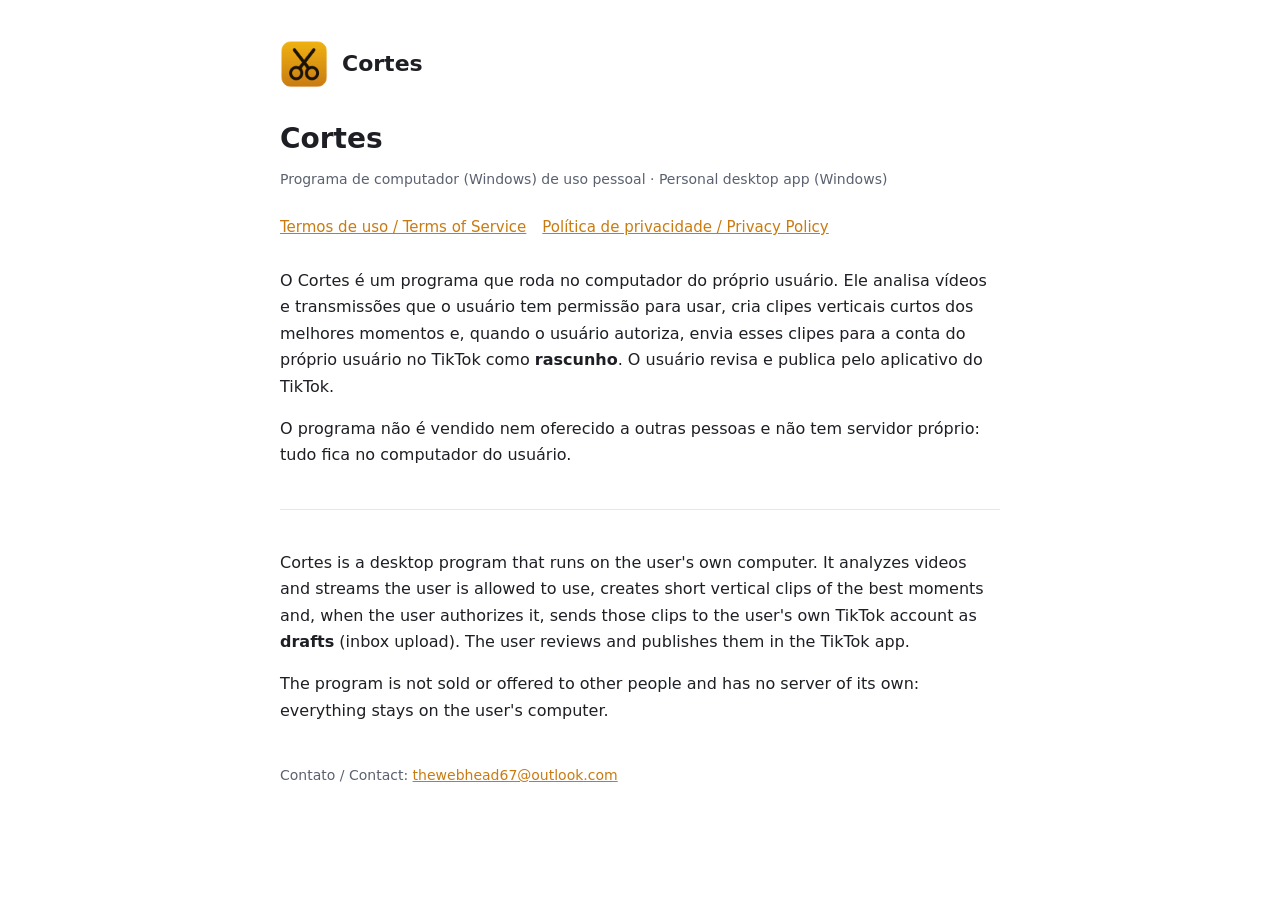
<file: index.html>
<!doctype html>
<html lang="pt-BR">
<head>
<meta charset="utf-8">
<meta name="viewport" content="width=device-width, initial-scale=1">
<title>Cortes</title>
<link rel="stylesheet" href="estilo.css">
</head>
<body>
<main>
  <header><img src="icone.png" alt=""><b>Cortes</b></header>
  <h1>Cortes</h1>
  <p class="data">Programa de computador (Windows) de uso pessoal · Personal desktop app (Windows)</p>
  <nav><a href="termos.html">Termos de uso / Terms of Service</a><a href="privacidade.html">Política de privacidade / Privacy Policy</a></nav>

  <p>O Cortes é um programa que roda no computador do próprio usuário. Ele analisa vídeos e transmissões que o usuário tem permissão para usar, cria clipes verticais curtos dos melhores momentos e, quando o usuário autoriza, envia esses clipes para a conta do próprio usuário no TikTok como <b>rascunho</b>. O usuário revisa e publica pelo aplicativo do TikTok.</p>
  <p>O programa não é vendido nem oferecido a outras pessoas e não tem servidor próprio: tudo fica no computador do usuário.</p>

  <hr>
  <p lang="en">Cortes is a desktop program that runs on the user's own computer. It analyzes videos and streams the user is allowed to use, creates short vertical clips of the best moments and, when the user authorizes it, sends those clips to the user's own TikTok account as <b>drafts</b> (inbox upload). The user reviews and publishes them in the TikTok app.</p>
  <p lang="en">The program is not sold or offered to other people and has no server of its own: everything stays on the user's computer.</p>

  <footer>Contato / Contact: <a href="mailto:thewebhead67@outlook.com">thewebhead67@outlook.com</a></footer>
</main>
</body>
</html>
</file>
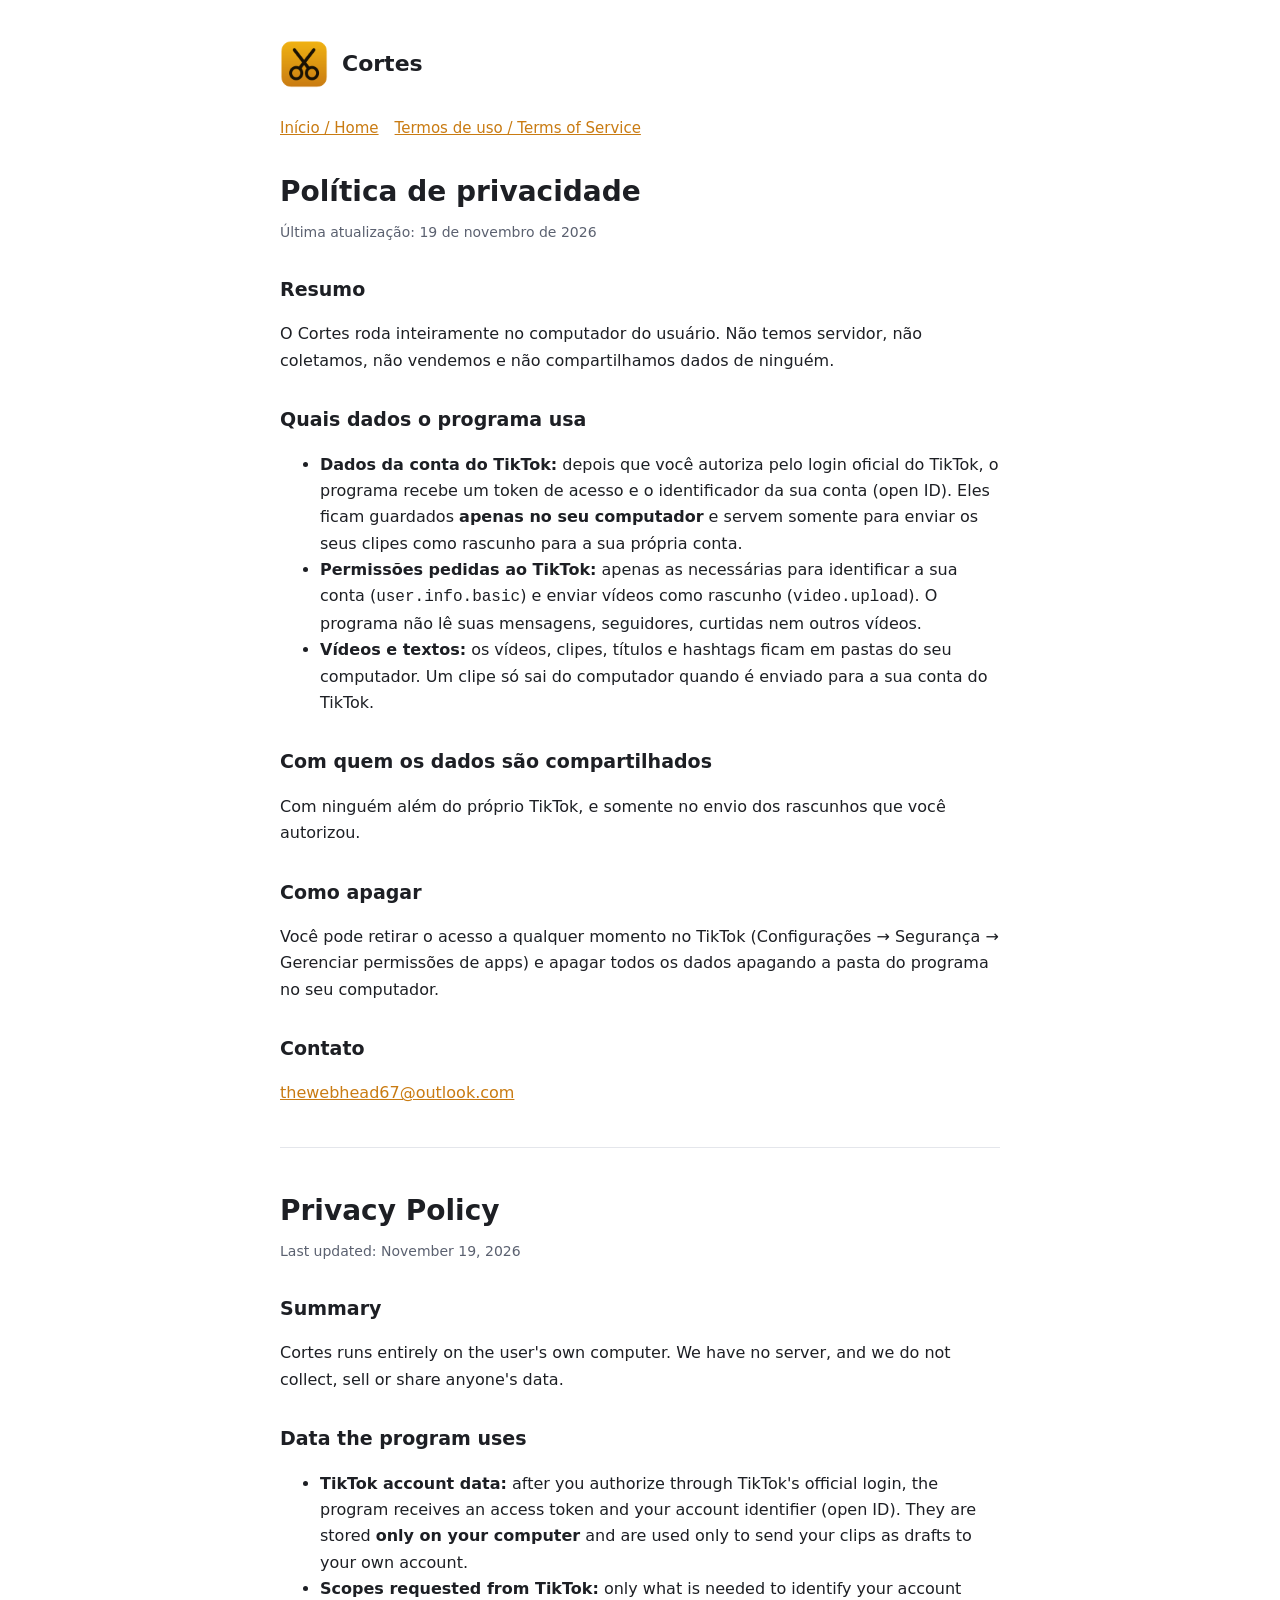
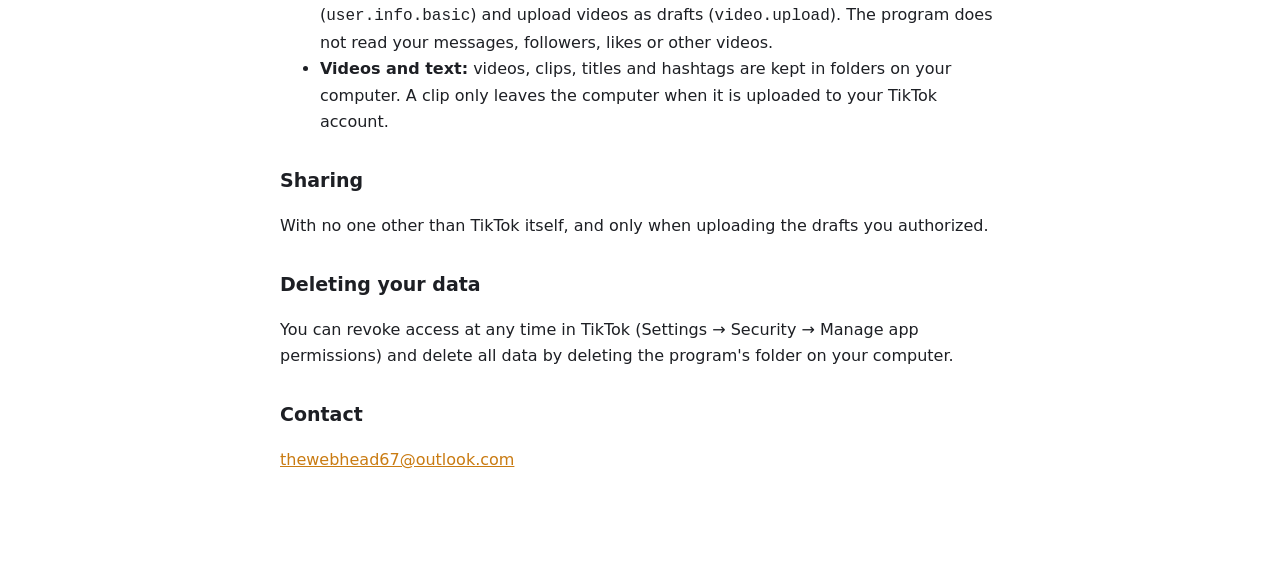
<file: privacidade.html>
<!doctype html>
<html lang="pt-BR">
<head>
<meta charset="utf-8">
<meta name="viewport" content="width=device-width, initial-scale=1">
<title>Cortes · Política de privacidade</title>
<link rel="stylesheet" href="estilo.css">
</head>
<body>
<main>
  <header><img src="icone.png" alt=""><b>Cortes</b></header>
  <nav><a href="index.html">Início / Home</a><a href="termos.html">Termos de uso / Terms of Service</a></nav>
  <h1>Política de privacidade</h1>
  <p class="data">Última atualização: 19 de novembro de 2026</p>

  <h2>Resumo</h2>
  <p>O Cortes roda inteiramente no computador do usuário. Não temos servidor, não coletamos, não vendemos e não compartilhamos dados de ninguém.</p>

  <h2>Quais dados o programa usa</h2>
  <ul>
    <li><b>Dados da conta do TikTok:</b> depois que você autoriza pelo login oficial do TikTok, o programa recebe um token de acesso e o identificador da sua conta (open ID). Eles ficam guardados <b>apenas no seu computador</b> e servem somente para enviar os seus clipes como rascunho para a sua própria conta.</li>
    <li><b>Permissões pedidas ao TikTok:</b> apenas as necessárias para identificar a sua conta (<code>user.info.basic</code>) e enviar vídeos como rascunho (<code>video.upload</code>). O programa não lê suas mensagens, seguidores, curtidas nem outros vídeos.</li>
    <li><b>Vídeos e textos:</b> os vídeos, clipes, títulos e hashtags ficam em pastas do seu computador. Um clipe só sai do computador quando é enviado para a sua conta do TikTok.</li>
  </ul>

  <h2>Com quem os dados são compartilhados</h2>
  <p>Com ninguém além do próprio TikTok, e somente no envio dos rascunhos que você autorizou.</p>

  <h2>Como apagar</h2>
  <p>Você pode retirar o acesso a qualquer momento no TikTok (Configurações → Segurança → Gerenciar permissões de apps) e apagar todos os dados apagando a pasta do programa no seu computador.</p>

  <h2>Contato</h2>
  <p><a href="mailto:thewebhead67@outlook.com">thewebhead67@outlook.com</a></p>

  <hr>
  <div lang="en">
  <h1>Privacy Policy</h1>
  <p class="data">Last updated: November 19, 2026</p>
  <h2>Summary</h2>
  <p>Cortes runs entirely on the user's own computer. We have no server, and we do not collect, sell or share anyone's data.</p>
  <h2>Data the program uses</h2>
  <ul>
    <li><b>TikTok account data:</b> after you authorize through TikTok's official login, the program receives an access token and your account identifier (open ID). They are stored <b>only on your computer</b> and are used only to send your clips as drafts to your own account.</li>
    <li><b>Scopes requested from TikTok:</b> only what is needed to identify your account (<code>user.info.basic</code>) and upload videos as drafts (<code>video.upload</code>). The program does not read your messages, followers, likes or other videos.</li>
    <li><b>Videos and text:</b> videos, clips, titles and hashtags are kept in folders on your computer. A clip only leaves the computer when it is uploaded to your TikTok account.</li>
  </ul>
  <h2>Sharing</h2>
  <p>With no one other than TikTok itself, and only when uploading the drafts you authorized.</p>
  <h2>Deleting your data</h2>
  <p>You can revoke access at any time in TikTok (Settings → Security → Manage app permissions) and delete all data by deleting the program's folder on your computer.</p>
  <h2>Contact</h2>
  <p><a href="mailto:thewebhead67@outlook.com">thewebhead67@outlook.com</a></p>
  </div>
</main>
</body>
</html>
</file>
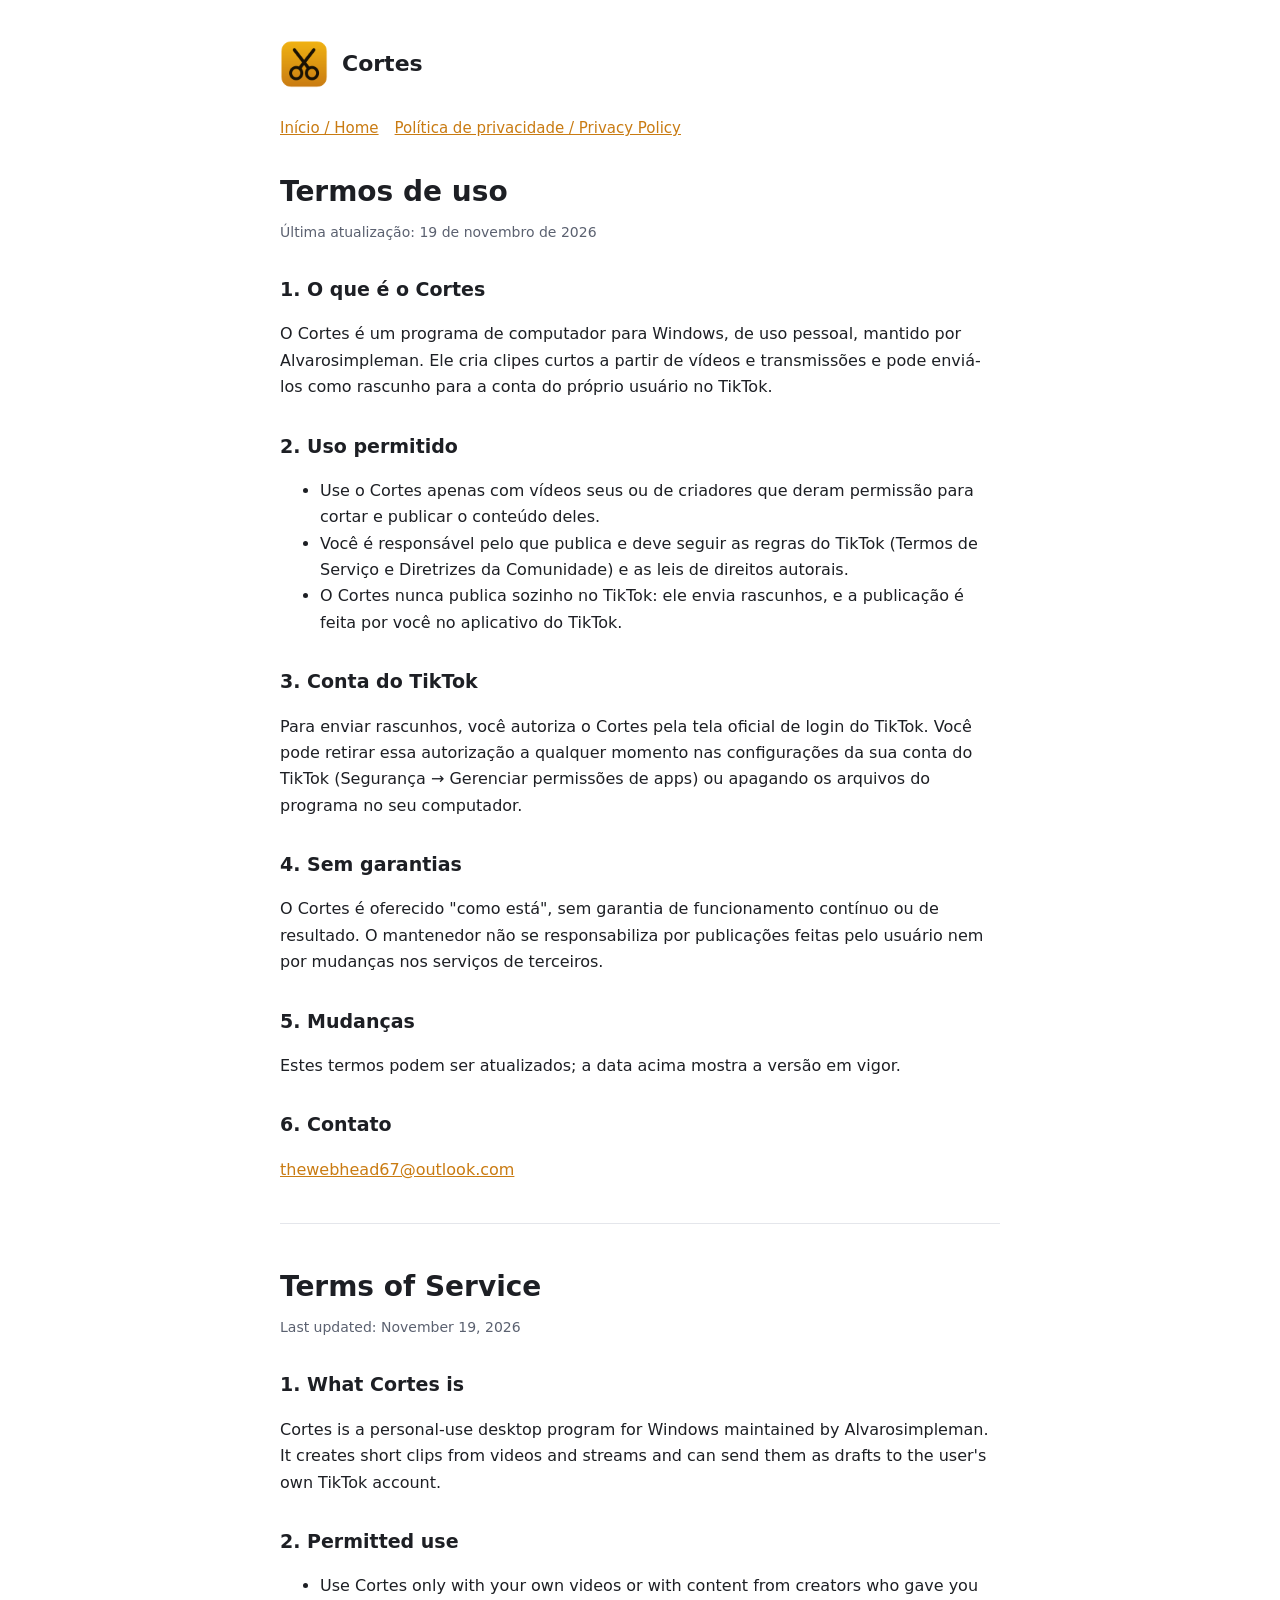
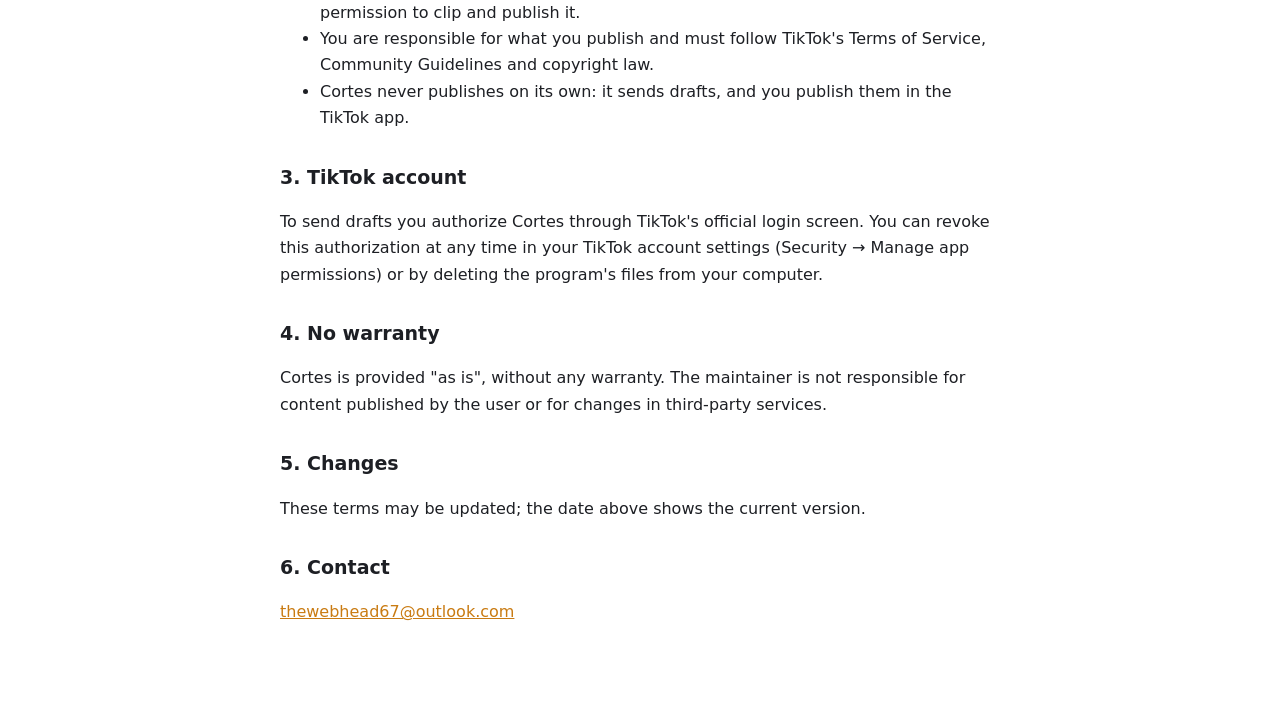
<file: termos.html>
<!doctype html>
<html lang="pt-BR">
<head>
<meta charset="utf-8">
<meta name="viewport" content="width=device-width, initial-scale=1">
<title>Cortes · Termos de uso</title>
<link rel="stylesheet" href="estilo.css">
</head>
<body>
<main>
  <header><img src="icone.png" alt=""><b>Cortes</b></header>
  <nav><a href="index.html">Início / Home</a><a href="privacidade.html">Política de privacidade / Privacy Policy</a></nav>
  <h1>Termos de uso</h1>
  <p class="data">Última atualização: 19 de novembro de 2026</p>

  <h2>1. O que é o Cortes</h2>
  <p>O Cortes é um programa de computador para Windows, de uso pessoal, mantido por Alvarosimpleman. Ele cria clipes curtos a partir de vídeos e transmissões e pode enviá-los como rascunho para a conta do próprio usuário no TikTok.</p>

  <h2>2. Uso permitido</h2>
  <ul>
    <li>Use o Cortes apenas com vídeos seus ou de criadores que deram permissão para cortar e publicar o conteúdo deles.</li>
    <li>Você é responsável pelo que publica e deve seguir as regras do TikTok (Termos de Serviço e Diretrizes da Comunidade) e as leis de direitos autorais.</li>
    <li>O Cortes nunca publica sozinho no TikTok: ele envia rascunhos, e a publicação é feita por você no aplicativo do TikTok.</li>
  </ul>

  <h2>3. Conta do TikTok</h2>
  <p>Para enviar rascunhos, você autoriza o Cortes pela tela oficial de login do TikTok. Você pode retirar essa autorização a qualquer momento nas configurações da sua conta do TikTok (Segurança → Gerenciar permissões de apps) ou apagando os arquivos do programa no seu computador.</p>

  <h2>4. Sem garantias</h2>
  <p>O Cortes é oferecido "como está", sem garantia de funcionamento contínuo ou de resultado. O mantenedor não se responsabiliza por publicações feitas pelo usuário nem por mudanças nos serviços de terceiros.</p>

  <h2>5. Mudanças</h2>
  <p>Estes termos podem ser atualizados; a data acima mostra a versão em vigor.</p>

  <h2>6. Contato</h2>
  <p><a href="mailto:thewebhead67@outlook.com">thewebhead67@outlook.com</a></p>

  <hr>
  <div lang="en">
  <h1>Terms of Service</h1>
  <p class="data">Last updated: November 19, 2026</p>
  <h2>1. What Cortes is</h2>
  <p>Cortes is a personal-use desktop program for Windows maintained by Alvarosimpleman. It creates short clips from videos and streams and can send them as drafts to the user's own TikTok account.</p>
  <h2>2. Permitted use</h2>
  <ul>
    <li>Use Cortes only with your own videos or with content from creators who gave you permission to clip and publish it.</li>
    <li>You are responsible for what you publish and must follow TikTok's Terms of Service, Community Guidelines and copyright law.</li>
    <li>Cortes never publishes on its own: it sends drafts, and you publish them in the TikTok app.</li>
  </ul>
  <h2>3. TikTok account</h2>
  <p>To send drafts you authorize Cortes through TikTok's official login screen. You can revoke this authorization at any time in your TikTok account settings (Security → Manage app permissions) or by deleting the program's files from your computer.</p>
  <h2>4. No warranty</h2>
  <p>Cortes is provided "as is", without any warranty. The maintainer is not responsible for content published by the user or for changes in third-party services.</p>
  <h2>5. Changes</h2>
  <p>These terms may be updated; the date above shows the current version.</p>
  <h2>6. Contact</h2>
  <p><a href="mailto:thewebhead67@outlook.com">thewebhead67@outlook.com</a></p>
  </div>
</main>
</body>
</html>
</file>
<file: estilo.css>
:root{--bg:#ffffff;--texto:#1d1f24;--fraco:#5b6170;--linha:#e4e6eb;--ouro:#c97b12}
@media (prefers-color-scheme:dark){:root{--bg:#111318;--texto:#e8eaf0;--fraco:#9aa1b0;--linha:#2a2f3a;--ouro:#f2b544}}
*{box-sizing:border-box}
body{margin:0;background:var(--bg);color:var(--texto);font:16px/1.65 "Segoe UI",system-ui,-apple-system,sans-serif}
main{max-width:760px;margin:0 auto;padding:40px 20px 80px}
header{display:flex;align-items:center;gap:14px;margin-bottom:28px}
header img{width:48px;height:48px;border-radius:12px}
header b{font-size:22px}
h1{font-size:28px;margin:0 0 6px}
h2{font-size:19px;margin:30px 0 8px}
p,li{color:var(--texto)}
.data{color:var(--fraco);font-size:14px;margin:0 0 24px}
nav{display:flex;gap:16px;flex-wrap:wrap;margin:8px 0 28px;font-size:15px}
a{color:var(--ouro)}
hr{border:0;border-top:1px solid var(--linha);margin:40px 0}
footer{color:var(--fraco);font-size:14px;margin-top:40px}
</file>
